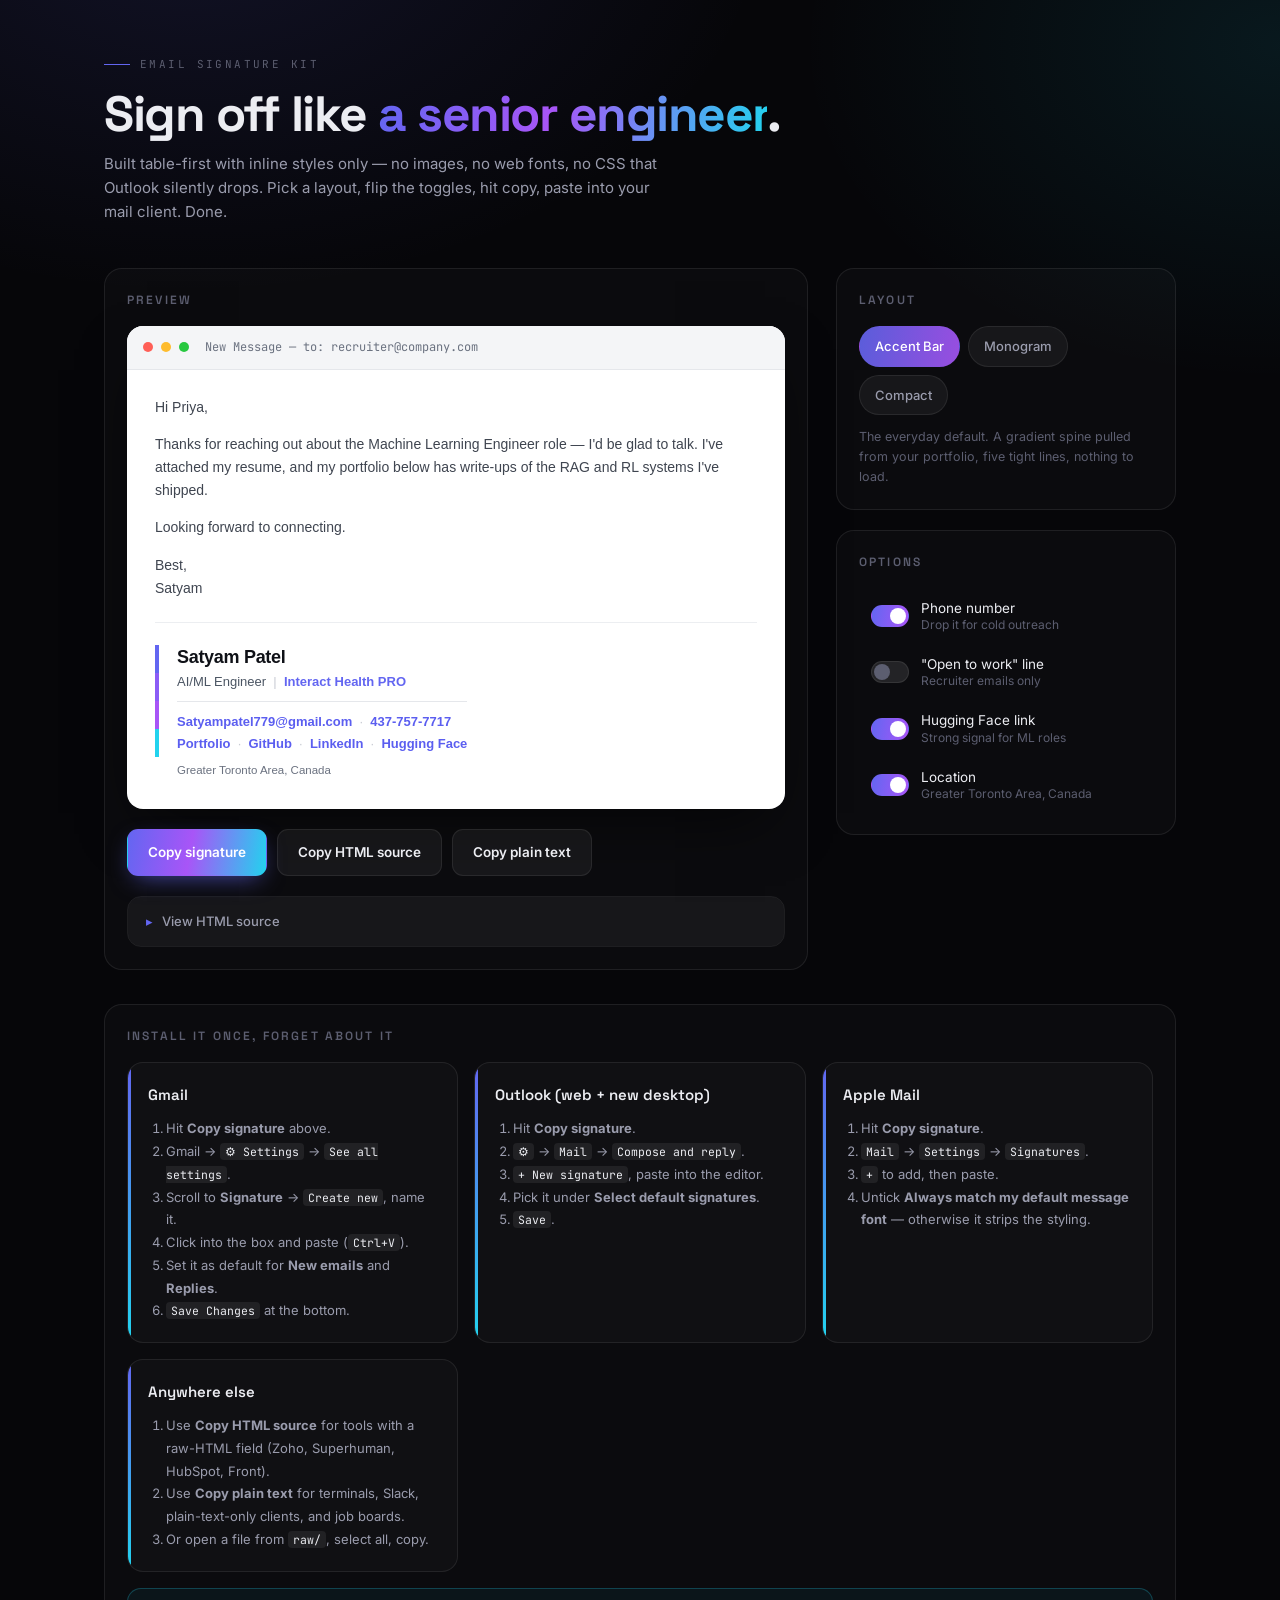
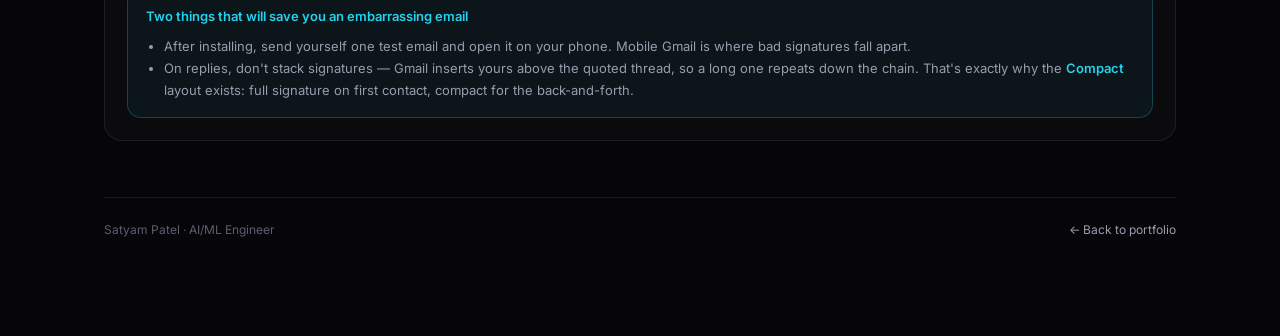
<file: email-signature/index.html>
<!DOCTYPE html>
<html lang="en">
<head>
<meta charset="utf-8" />
<meta name="viewport" content="width=device-width, initial-scale=1" />
<meta name="robots" content="noindex, nofollow" />
<title>Email Signature — Satyam Patel</title>
<link rel="preconnect" href="https://fonts.googleapis.com" />
<link rel="preconnect" href="https://fonts.gstatic.com" crossorigin />
<link href="https://fonts.googleapis.com/css2?family=Space+Grotesk:wght@400;500;600;700&family=Inter:wght@300;400;500;600&family=JetBrains+Mono:wght@400;500&display=swap" rel="stylesheet" />
<style>
  :root{
    --bg:#060609; --bg-soft:#0b0b12;
    --surface:rgba(255,255,255,.025); --surface-2:rgba(255,255,255,.05);
    --border:rgba(255,255,255,.08); --border-bright:rgba(255,255,255,.16);
    --text:#ecedf2; --dim:#9a9cad; --faint:#5c5e70;
    --c1:#6366f1; --c2:#a855f7; --c3:#22d3ee; --c4:#f472b6;
    --grad:linear-gradient(100deg,var(--c1),var(--c2) 45%,var(--c3));
    --ease:cubic-bezier(.16,1,.3,1);
  }
  *{margin:0;padding:0;box-sizing:border-box}
  body{
    background:var(--bg); color:var(--text);
    font-family:"Inter",system-ui,sans-serif; font-size:16px; line-height:1.6;
    -webkit-font-smoothing:antialiased; min-height:100vh;
    background-image:
      radial-gradient(60rem 40rem at 15% -10%, rgba(99,102,241,.13), transparent 60%),
      radial-gradient(50rem 35rem at 100% 5%, rgba(34,211,238,.09), transparent 60%);
    background-attachment:fixed;
  }
  .wrap{max-width:1120px;margin:0 auto;padding:56px 24px 96px}

  /* ─── header ─── */
  .eyebrow{
    font-family:"JetBrains Mono",monospace; font-size:11px; letter-spacing:.22em;
    text-transform:uppercase; color:var(--faint); display:flex; align-items:center; gap:10px;
  }
  .eyebrow::before{content:"";width:26px;height:1px;background:var(--c1)}
  h1{
    font-family:"Space Grotesk",sans-serif; font-weight:700; letter-spacing:-.03em;
    font-size:clamp(2rem,5vw,3.1rem); line-height:1.05; margin:14px 0 12px;
  }
  h1 em{
    font-style:normal;
    background:var(--grad); -webkit-background-clip:text; background-clip:text; color:transparent;
  }
  .lede{color:var(--dim);max-width:64ch;font-size:15px}

  /* ─── layout ─── */
  .grid{display:grid;grid-template-columns:minmax(0,1fr) 340px;gap:28px;margin-top:44px;align-items:start}
  @media (max-width:920px){.grid{grid-template-columns:1fr}}

  .panel{
    background:var(--surface); border:1px solid var(--border);
    border-radius:18px; padding:22px;
  }
  .panel + .panel{margin-top:20px}
  .panel h2{
    font-family:"Space Grotesk",sans-serif; font-size:12px; font-weight:600;
    letter-spacing:.18em; text-transform:uppercase; color:var(--faint); margin-bottom:16px;
  }

  /* ─── variant tabs ─── */
  .tabs{display:flex;flex-wrap:wrap;gap:8px}
  .tab{
    font:inherit; font-size:13px; font-weight:500; cursor:pointer;
    background:var(--surface-2); border:1px solid var(--border); color:var(--dim);
    padding:9px 15px; border-radius:999px; transition:all .25s var(--ease);
  }
  .tab:hover{border-color:var(--border-bright);color:var(--text)}
  .tab[aria-selected="true"]{
    background:linear-gradient(100deg,rgba(99,102,241,.9),rgba(168,85,247,.9));
    border-color:transparent; color:#fff;
  }
  .tab-note{margin-top:12px;font-size:12.5px;color:var(--faint);min-height:2.6em}

  /* ─── toggles ─── */
  .opts{display:flex;flex-direction:column;gap:2px}
  .opt{
    display:flex;align-items:center;gap:12px;cursor:pointer;
    padding:10px 12px;border-radius:11px;transition:background .2s var(--ease);
  }
  .opt:hover{background:var(--surface-2)}
  .opt input{position:absolute;opacity:0;pointer-events:none}
  .switch{
    flex:none;width:38px;height:22px;border-radius:999px;
    background:rgba(255,255,255,.1);border:1px solid var(--border);
    position:relative;transition:all .3s var(--ease);
  }
  .switch::after{
    content:"";position:absolute;top:2px;left:2px;width:16px;height:16px;border-radius:50%;
    background:var(--faint);transition:all .3s var(--ease);
  }
  .opt input:checked + .switch{background:linear-gradient(100deg,var(--c1),var(--c2));border-color:transparent}
  .opt input:checked + .switch::after{transform:translateX(16px);background:#fff}
  .opt input:focus-visible + .switch{outline:2px solid var(--c3);outline-offset:2px}
  .opt-label{font-size:13.5px;line-height:1.35}
  .opt-label small{display:block;color:var(--faint);font-size:12px}

  /* ─── email preview ─── */
  .mail{
    background:#fff;border-radius:16px;overflow:hidden;
    box-shadow:0 24px 60px -20px rgba(0,0,0,.7);
  }
  .mail__bar{
    display:flex;align-items:center;gap:8px;padding:12px 16px;
    background:#f4f5f7;border-bottom:1px solid #e5e7eb;
  }
  .dot{width:10px;height:10px;border-radius:50%;background:#d6d9de}
  .dot:nth-child(1){background:#ff5f57}.dot:nth-child(2){background:#febc2e}.dot:nth-child(3){background:#28c840}
  .mail__from{
    margin-left:8px;font-size:12px;color:#6b7280;
    font-family:"JetBrains Mono",monospace;
  }
  .mail__body{padding:26px 28px 30px;color:#111}
  .mail__msg{
    font-family:Arial,Helvetica,sans-serif;font-size:14px;line-height:1.65;color:#3f4550;
  }
  .mail__msg p{margin:0 0 14px}
  .mail__rule{height:1px;background:#eceef1;margin:22px 0}
  #preview{overflow-x:auto}

  /* ─── buttons ─── */
  .btns{display:flex;flex-wrap:wrap;gap:10px;margin-top:20px}
  .btn{
    font:inherit;font-size:13.5px;font-weight:600;cursor:pointer;
    padding:12px 20px;border-radius:11px;border:1px solid transparent;
    display:inline-flex;align-items:center;gap:8px;
    transition:transform .25s var(--ease),box-shadow .25s var(--ease),background .25s var(--ease);
  }
  .btn:active{transform:scale(.97)}
  .btn--primary{background:var(--grad);color:#fff;box-shadow:0 8px 24px -8px rgba(99,102,241,.7)}
  .btn--primary:hover{box-shadow:0 12px 30px -8px rgba(99,102,241,.9)}
  .btn--ghost{background:var(--surface-2);border-color:var(--border);color:var(--text)}
  .btn--ghost:hover{border-color:var(--border-bright)}
  .btn.is-done{background:#16a34a!important;box-shadow:none!important}

  /* ─── source ─── */
  details.src{margin-top:20px;border:1px solid var(--border);border-radius:14px;overflow:hidden}
  details.src summary{
    cursor:pointer;padding:14px 18px;font-size:13px;font-weight:500;color:var(--dim);
    background:var(--surface-2);list-style:none;display:flex;align-items:center;gap:9px;
  }
  details.src summary::-webkit-details-marker{display:none}
  details.src summary::before{content:"▸";transition:transform .25s var(--ease);color:var(--c1)}
  details.src[open] summary::before{transform:rotate(90deg)}
  details.src pre{
    margin:0;padding:18px;max-height:340px;overflow:auto;
    font-family:"JetBrains Mono",monospace;font-size:11.5px;line-height:1.7;
    color:#a9c6ef;background:#08080d;white-space:pre-wrap;word-break:break-word;
  }

  /* ─── how-to ─── */
  .howto{margin-top:34px}
  .steps{display:grid;grid-template-columns:repeat(auto-fit,minmax(260px,1fr));gap:16px}
  .step{
    background:var(--surface);border:1px solid var(--border);border-radius:16px;padding:20px;
    position:relative;overflow:hidden;
  }
  .step::before{
    content:"";position:absolute;inset:0 auto 0 0;width:3px;
    background:linear-gradient(180deg,var(--c1),var(--c3));
  }
  .step h3{
    font-family:"Space Grotesk",sans-serif;font-size:15px;font-weight:600;margin-bottom:10px;
    display:flex;align-items:center;gap:8px;
  }
  .step ol{margin:0;padding-left:18px;font-size:13px;color:var(--dim);line-height:1.75}
  .step ol code{
    font-family:"JetBrains Mono",monospace;font-size:11.5px;
    background:rgba(255,255,255,.07);padding:1px 5px;border-radius:4px;color:var(--text);
  }
  .tipbox{
    margin-top:16px;border:1px solid rgba(34,211,238,.25);background:rgba(34,211,238,.05);
    border-radius:14px;padding:16px 18px;font-size:13px;color:var(--dim);line-height:1.7;
  }
  .tipbox b{color:var(--c3);font-weight:600}
  .tipbox ul{margin:8px 0 0;padding-left:18px}

  footer{
    margin-top:56px;padding-top:22px;border-top:1px solid var(--border);
    font-size:12px;color:var(--faint);display:flex;justify-content:space-between;gap:16px;flex-wrap:wrap;
  }
  footer a{color:var(--dim);text-decoration:none}
  footer a:hover{color:var(--c3)}

  /* live region for copy feedback */
  .sr{position:absolute;width:1px;height:1px;overflow:hidden;clip:rect(0 0 0 0);white-space:nowrap}
</style>
</head>
<body>
<div class="wrap">

  <header>
    <div class="eyebrow">Email Signature Kit</div>
    <h1>Sign off like <em>a senior engineer</em>.</h1>
    <p class="lede">
      Built table-first with inline styles only — no images, no web fonts, no CSS that Outlook
      silently drops. Pick a layout, flip the toggles, hit copy, paste into your mail client. Done.
    </p>
  </header>

  <div class="grid">

    <!-- ══ LEFT: preview ══ -->
    <main>
      <div class="panel">
        <h2>Preview</h2>
        <div class="mail">
          <div class="mail__bar">
            <span class="dot"></span><span class="dot"></span><span class="dot"></span>
            <span class="mail__from">New Message — to: recruiter@company.com</span>
          </div>
          <div class="mail__body">
            <div class="mail__msg">
              <p>Hi Priya,</p>
              <p>Thanks for reaching out about the Machine Learning Engineer role — I'd be glad to
                talk. I've attached my resume, and my portfolio below has write-ups of the RAG and
                RL systems I've shipped.</p>
              <p>Looking forward to connecting.</p>
              <p>Best,<br />Satyam</p>
            </div>
            <div class="mail__rule"></div>
            <div id="preview"></div>
          </div>
        </div>

        <div class="btns">
          <button class="btn btn--primary" id="copyRich" type="button">Copy signature</button>
          <button class="btn btn--ghost" id="copyHtml" type="button">Copy HTML source</button>
          <button class="btn btn--ghost" id="copyText" type="button">Copy plain text</button>
        </div>

        <details class="src">
          <summary>View HTML source</summary>
          <pre id="source"></pre>
        </details>
      </div>
    </main>

    <!-- ══ RIGHT: controls ══ -->
    <aside>
      <div class="panel">
        <h2>Layout</h2>
        <div class="tabs" role="tablist" id="tabs"></div>
        <p class="tab-note" id="tabNote"></p>
      </div>

      <div class="panel">
        <h2>Options</h2>
        <div class="opts">
          <label class="opt">
            <input type="checkbox" id="optPhone" checked />
            <span class="switch" aria-hidden="true"></span>
            <span class="opt-label">Phone number<small>Drop it for cold outreach</small></span>
          </label>
          <label class="opt">
            <input type="checkbox" id="optOpen" />
            <span class="switch" aria-hidden="true"></span>
            <span class="opt-label">"Open to work" line<small>Recruiter emails only</small></span>
          </label>
          <label class="opt">
            <input type="checkbox" id="optHF" checked />
            <span class="switch" aria-hidden="true"></span>
            <span class="opt-label">Hugging Face link<small>Strong signal for ML roles</small></span>
          </label>
          <label class="opt">
            <input type="checkbox" id="optLoc" checked />
            <span class="switch" aria-hidden="true"></span>
            <span class="opt-label">Location<small>Greater Toronto Area, Canada</small></span>
          </label>
        </div>
      </div>
    </aside>
  </div>

  <!-- ══ HOW TO INSTALL ══ -->
  <section class="howto">
    <div class="panel">
      <h2>Install it once, forget about it</h2>
      <div class="steps">
        <div class="step">
          <h3>Gmail</h3>
          <ol>
            <li>Hit <b>Copy signature</b> above.</li>
            <li>Gmail → <code>⚙ Settings</code> → <code>See all settings</code>.</li>
            <li>Scroll to <b>Signature</b> → <code>Create new</code>, name it.</li>
            <li>Click into the box and paste (<code>Ctrl+V</code>).</li>
            <li>Set it as default for <b>New emails</b> and <b>Replies</b>.</li>
            <li><code>Save Changes</code> at the bottom.</li>
          </ol>
        </div>
        <div class="step">
          <h3>Outlook (web + new desktop)</h3>
          <ol>
            <li>Hit <b>Copy signature</b>.</li>
            <li><code>⚙</code> → <code>Mail</code> → <code>Compose and reply</code>.</li>
            <li><code>+ New signature</code>, paste into the editor.</li>
            <li>Pick it under <b>Select default signatures</b>.</li>
            <li><code>Save</code>.</li>
          </ol>
        </div>
        <div class="step">
          <h3>Apple Mail</h3>
          <ol>
            <li>Hit <b>Copy signature</b>.</li>
            <li><code>Mail</code> → <code>Settings</code> → <code>Signatures</code>.</li>
            <li><code>+</code> to add, then paste.</li>
            <li>Untick <b>Always match my default message font</b> — otherwise it strips the styling.</li>
          </ol>
        </div>
        <div class="step">
          <h3>Anywhere else</h3>
          <ol>
            <li>Use <b>Copy HTML source</b> for tools with a raw-HTML field (Zoho, Superhuman, HubSpot, Front).</li>
            <li>Use <b>Copy plain text</b> for terminals, Slack, plain-text-only clients, and job boards.</li>
            <li>Or open a file from <code>raw/</code>, select all, copy.</li>
          </ol>
        </div>
      </div>

      <div class="tipbox">
        <b>Two things that will save you an embarrassing email</b>
        <ul>
          <li>After installing, send yourself one test email and open it on your phone. Mobile Gmail is where bad signatures fall apart.</li>
          <li>On replies, don't stack signatures — Gmail inserts yours above the quoted thread, so a long one repeats down the chain. That's exactly why the <b>Compact</b> layout exists: full signature on first contact, compact for the back-and-forth.</li>
        </ul>
      </div>
    </div>
  </section>

  <footer>
    <span>Satyam Patel · AI/ML Engineer</span>
    <span><a href="../index.html">← Back to portfolio</a></span>
  </footer>
</div>

<p class="sr" role="status" aria-live="polite" id="live"></p>

<script>
/* ══════════════════════════════════════════════════════════════
   DATA
   ══════════════════════════════════════════════════════════════ */
const D = {
  name:      "Satyam Patel",
  role:      "AI/ML Engineer",
  company:   "Interact Health PRO",
  email:     "Satyampatel779@gmail.com",
  phone:     "437-757-7717",
  phoneHref: "+14377577717",
  location:  "Greater Toronto Area, Canada",
  openTo:    "Open to AI/ML Engineer roles",
  links: {
    portfolio: "https://satyampatel779.github.io/PortFolio/",
    github:    "https://github.com/Satyampatel779/",
    linkedin:  "https://www.linkedin.com/in/satyampatel779/",
    hf:        "https://huggingface.co/Satyamp777"
  }
};

/* Email-safe palette. Light surface on purpose: dark signature blocks
   get inverted or smeared by client dark-mode engines. */
const C = {
  ink:   "#0f1117",
  body:  "#4b5563",
  muted: "#6b7280",
  faint: "#c8cbd3",
  rule:  "#e5e7eb",
  link:  "#5b5ef0",
  a1:"#6366f1", a2:"#8b5cf6", a3:"#a855f7", a4:"#22d3ee"
};

const FONT = "-apple-system,'Segoe UI',Roboto,'Helvetica Neue',Arial,sans-serif";

/* ══════════════════════════════════════════════════════════════
   BUILDING BLOCKS — every one is table + inline-style only
   ══════════════════════════════════════════════════════════════ */

/* link with colour locked inline; clients repaint bare <a> tags otherwise */
const link = (href, text, opt = {}) =>
  '<a href="' + href + '"' + (href.startsWith("http") ? ' target="_blank" rel="noopener"' : '') +
  ' style="color:' + (opt.color || C.link) + ';text-decoration:none;font-weight:' +
  (opt.weight || 600) + ';">' + text + '</a>';

/* bullet separator — padded with nbsp because <span> padding is unreliable */
const sep = '<span style="color:' + C.faint + ';">&nbsp;&nbsp;·&nbsp;&nbsp;</span>';

/* vertical brand bar: four stacked cells fake the gradient. A real
   linear-gradient() renders in Gmail but is dropped by Outlook. */
function bar(h) {
  const seg = Math.round(h / 4);
  const cell = c =>
    '<tr><td width="4" height="' + seg + '" style="width:4px;height:' + seg + 'px;' +
    'background-color:' + c + ';font-size:0;line-height:0;mso-line-height-rule:exactly;">&nbsp;</td></tr>';
  return '<table cellpadding="0" cellspacing="0" border="0" role="presentation" ' +
    'style="border-collapse:collapse;border-spacing:0;width:4px;">' +
    cell(C.a1) + cell(C.a2) + cell(C.a3) + cell(C.a4) + '</table>';
}

/* horizontal brand rule, same trick */
function rule(width) {
  const seg = Math.round(width / 4);
  const cell = c =>
    '<td width="' + seg + '" height="3" style="width:' + seg + 'px;height:3px;' +
    'background-color:' + c + ';font-size:0;line-height:0;mso-line-height-rule:exactly;">&nbsp;</td>';
  return '<table cellpadding="0" cellspacing="0" border="0" role="presentation" ' +
    'style="border-collapse:collapse;border-spacing:0;"><tr>' +
    cell(C.a1) + cell(C.a2) + cell(C.a3) + cell(C.a4) + '</tr></table>';
}

const hairline =
  '<table cellpadding="0" cellspacing="0" border="0" role="presentation" width="100%" ' +
  'style="border-collapse:collapse;border-spacing:0;width:100%;"><tr>' +
  '<td height="1" style="height:1px;background-color:' + C.rule +
  ';font-size:0;line-height:0;mso-line-height-rule:exactly;">&nbsp;</td></tr></table>';

const spacer = px =>
  '<div style="font-size:0;line-height:0;height:' + px + 'px;mso-line-height-rule:exactly;">&nbsp;</div>';

/* ── shared text rows ───────────────────────────────────────── */

const nameRow = size =>
  '<div style="font-family:' + FONT + ';font-size:' + size + 'px;line-height:' + (size + 6) +
  'px;font-weight:700;letter-spacing:-0.3px;color:' + C.ink + ';mso-line-height-rule:exactly;">' +
  D.name + '</div>';

const roleRow = () =>
  '<div style="font-family:' + FONT + ';font-size:13px;line-height:19px;color:' + C.body +
  ';padding-top:3px;mso-line-height-rule:exactly;">' + D.role +
  '<span style="color:' + C.faint + ';">&nbsp;&nbsp;|&nbsp;&nbsp;</span>' +
  '<span style="color:' + C.a1 + ';font-weight:600;">' + D.company + '</span></div>';

function contactRow(o) {
  let s = link("mailto:" + D.email, D.email);
  if (o.phone) s += sep + link("tel:" + D.phoneHref, D.phone);
  return '<div style="font-family:' + FONT + ';font-size:13px;line-height:20px;' +
    'mso-line-height-rule:exactly;">' + s + '</div>';
}

function linksRow(o) {
  const parts = [
    link(D.links.portfolio, "Portfolio"),
    link(D.links.github, "GitHub"),
    link(D.links.linkedin, "LinkedIn")
  ];
  if (o.hf) parts.push(link(D.links.hf, "Hugging&nbsp;Face"));
  return '<div style="font-family:' + FONT + ';font-size:13px;line-height:20px;padding-top:2px;' +
    'mso-line-height-rule:exactly;">' + parts.join(sep) + '</div>';
}

function metaRow(o) {
  const bits = [];
  if (o.loc) bits.push(D.location);
  if (o.open) bits.push('<span style="color:#16a34a;font-weight:600;">' + D.openTo + '</span>');
  if (!bits.length) return "";
  return spacer(8) +
    '<div style="font-family:' + FONT + ';font-size:11.5px;line-height:17px;color:' + C.muted +
    ';mso-line-height-rule:exactly;">' +
    bits.join('<span style="color:' + C.faint + ';">&nbsp;&nbsp;·&nbsp;&nbsp;</span>') + '</div>';
}

/* ══════════════════════════════════════════════════════════════
   LAYOUTS
   ══════════════════════════════════════════════════════════════ */
const VARIANTS = {

  /* ── 1. Accent bar — the default. Gradient spine, five tight lines. ── */
  accent: {
    label: "Accent Bar",
    note: "The everyday default. A gradient spine pulled from your portfolio, five tight lines, nothing to load.",
    build(o) {
      const body =
        nameRow(18) + roleRow() +
        spacer(10) + hairline + spacer(10) +
        contactRow(o) + linksRow(o) + metaRow(o);

      return '<table cellpadding="0" cellspacing="0" border="0" role="presentation" ' +
        'style="border-collapse:collapse;border-spacing:0;font-family:' + FONT + ';"><tr>' +
        '<td width="4" valign="top" style="width:4px;padding:0;">' + bar(112) + '</td>' +
        '<td width="18" style="width:18px;font-size:0;line-height:0;">&nbsp;</td>' +
        '<td valign="top" style="padding:0;">' + body + '</td>' +
        '</tr></table>';
    }
  },

  /* ── 2. Monogram — SP tile. Built from a table cell, not an image. ── */
  monogram: {
    label: "Monogram",
    note: "An SP tile built from a coloured table cell — no image to be blocked. Rounded in Gmail and Apple Mail, square in Outlook, sharp in both.",
    build(o) {
      const tile =
        '<table cellpadding="0" cellspacing="0" border="0" role="presentation" ' +
        'style="border-collapse:collapse;border-spacing:0;"><tr>' +
        '<td width="52" height="52" align="center" valign="middle" bgcolor="' + C.a1 + '" ' +
        'style="width:52px;height:52px;background-color:' + C.a1 + ';border-radius:13px;' +
        'font-family:' + FONT + ';font-size:20px;line-height:52px;font-weight:700;' +
        'letter-spacing:.5px;color:#ffffff;mso-line-height-rule:exactly;">SP</td>' +
        '</tr></table>';

      const body =
        nameRow(18) + roleRow() + spacer(9) +
        contactRow(o) + linksRow(o) + metaRow(o);

      return '<table cellpadding="0" cellspacing="0" border="0" role="presentation" ' +
        'style="border-collapse:collapse;border-spacing:0;font-family:' + FONT + ';"><tr>' +
        '<td width="52" valign="top" style="width:52px;padding:0;">' + tile + '</td>' +
        '<td width="16" style="width:16px;font-size:0;line-height:0;">&nbsp;</td>' +
        '<td width="1" valign="top" style="width:1px;padding:0;">' + bar(104) + '</td>' +
        '<td width="16" style="width:16px;font-size:0;line-height:0;">&nbsp;</td>' +
        '<td valign="top" style="padding:0;">' + body + '</td>' +
        '</tr></table>';
    }
  },

  /* ── 3. Compact — for replies, so threads don't turn into a wall. ── */
  compact: {
    label: "Compact",
    note: "Three lines under a thin gradient rule. Use this on replies so a long thread doesn't fill up with repeated signatures.",
    build(o) {
      let l2 = link("mailto:" + D.email, D.email);
      if (o.phone) l2 += sep + link("tel:" + D.phoneHref, D.phone);

      const l3parts = [
        link(D.links.portfolio, "Portfolio"),
        link(D.links.github, "GitHub"),
        link(D.links.linkedin, "LinkedIn")
      ];
      if (o.hf) l3parts.push(link(D.links.hf, "Hugging&nbsp;Face"));

      return '<table cellpadding="0" cellspacing="0" border="0" role="presentation" ' +
        'style="border-collapse:collapse;border-spacing:0;font-family:' + FONT + ';"><tr><td style="padding:0;">' +
        rule(180) + spacer(9) +
        '<div style="font-family:' + FONT + ';font-size:14px;line-height:20px;font-weight:700;' +
        'color:' + C.ink + ';mso-line-height-rule:exactly;">' + D.name +
        '<span style="color:' + C.faint + ';font-weight:400;">&nbsp;&nbsp;—&nbsp;&nbsp;</span>' +
        '<span style="color:' + C.body + ';font-weight:400;">' + D.role + '</span></div>' +
        '<div style="font-family:' + FONT + ';font-size:13px;line-height:20px;padding-top:3px;' +
        'mso-line-height-rule:exactly;">' + l2 + '</div>' +
        '<div style="font-family:' + FONT + ';font-size:13px;line-height:20px;' +
        'mso-line-height-rule:exactly;">' + l3parts.join(sep) + '</div>' +
        metaRow(o) +
        '</td></tr></table>';
    }
  }
};

/* ══════════════════════════════════════════════════════════════
   PLAIN TEXT
   ══════════════════════════════════════════════════════════════ */
function buildText(o) {
  const L = ["--", D.name, D.role + " | " + D.company, ""];
  L.push("Email:     " + D.email);
  if (o.phone) L.push("Phone:     " + D.phone);
  L.push("Portfolio: " + D.links.portfolio);
  L.push("GitHub:    " + D.links.github);
  L.push("LinkedIn:  " + D.links.linkedin);
  if (o.hf) L.push("Hugging Face: " + D.links.hf);
  const tail = [];
  if (o.loc) tail.push(D.location);
  if (o.open) tail.push(D.openTo);
  if (tail.length) { L.push(""); L.push(tail.join(" · ")); }
  return L.join("\n");
}

/* ══════════════════════════════════════════════════════════════
   UI
   ══════════════════════════════════════════════════════════════ */
const $ = id => document.getElementById(id);
let current = "accent";

function opts() {
  return {
    phone: $("optPhone").checked,
    open:  $("optOpen").checked,
    hf:    $("optHF").checked,
    loc:   $("optLoc").checked
  };
}

/* readable indentation for the source view — the copied HTML stays minified */
function pretty(html) {
  return html
    .replace(/></g, ">\n<")
    .split("\n")
    .reduce((acc, line) => {
      if (/^<\/(table|tr|td|div)/.test(line)) acc.depth = Math.max(0, acc.depth - 1);
      acc.out.push("  ".repeat(acc.depth) + line);
      if (/^<(table|tr|td|div)(?![^>]*\/>)/.test(line) && !/<\/[a-z]+>$/.test(line)) acc.depth++;
      return acc;
    }, { depth: 0, out: [] }).out.join("\n");
}

function render() {
  const o = opts();
  const html = VARIANTS[current].build(o);
  $("preview").innerHTML = html;
  $("source").textContent = pretty(html);
  $("tabNote").textContent = VARIANTS[current].note;
  document.querySelectorAll(".tab").forEach(t =>
    t.setAttribute("aria-selected", String(t.dataset.k === current)));
}

/* rich copy: ClipboardItem where available, DOM-selection fallback everywhere else */
async function copyRich(html, text) {
  try {
    await navigator.clipboard.write([new ClipboardItem({
      "text/html":  new Blob([html], { type: "text/html" }),
      "text/plain": new Blob([text], { type: "text/plain" })
    })]);
    return true;
  } catch (e) {
    const host = document.createElement("div");
    host.setAttribute("contenteditable", "true");
    host.style.cssText = "position:fixed;top:0;left:-9999px;opacity:0;white-space:normal;";
    host.innerHTML = html;
    document.body.appendChild(host);
    const range = document.createRange();
    range.selectNodeContents(host);
    const selection = window.getSelection();
    selection.removeAllRanges();
    selection.addRange(range);
    let ok = false;
    try { ok = document.execCommand("copy"); } catch (_) { ok = false; }
    selection.removeAllRanges();
    host.remove();
    return ok;
  }
}

async function copyPlain(str) {
  try { await navigator.clipboard.writeText(str); return true; }
  catch (e) {
    const ta = document.createElement("textarea");
    ta.value = str;
    ta.style.cssText = "position:fixed;top:0;left:-9999px;";
    document.body.appendChild(ta);
    ta.select();
    let ok = false;
    try { ok = document.execCommand("copy"); } catch (_) { ok = false; }
    ta.remove();
    return ok;
  }
}

function flash(btn, ok) {
  const original = btn.dataset.label || btn.textContent;
  btn.dataset.label = original;
  btn.textContent = ok ? "✓ Copied" : "Press Ctrl+C";
  btn.classList.toggle("is-done", ok);
  $("live").textContent = ok ? "Copied to clipboard" : "Copy failed — select manually";
  clearTimeout(btn._t);
  btn._t = setTimeout(() => {
    btn.textContent = original;
    btn.classList.remove("is-done");
  }, 1900);
}

/* build tabs */
$("tabs").innerHTML = Object.entries(VARIANTS).map(([k, v]) =>
  '<button class="tab" role="tab" type="button" data-k="' + k + '">' + v.label + '</button>'
).join("");

$("tabs").addEventListener("click", e => {
  const t = e.target.closest(".tab");
  if (!t) return;
  current = t.dataset.k;
  render();
});

["optPhone", "optOpen", "optHF", "optLoc"].forEach(id =>
  $(id).addEventListener("change", render));

$("copyRich").addEventListener("click", async e => {
  const o = opts();
  flash(e.currentTarget, await copyRich(VARIANTS[current].build(o), buildText(o)));
});
$("copyHtml").addEventListener("click", async e => {
  flash(e.currentTarget, await copyPlain(VARIANTS[current].build(opts())));
});
$("copyText").addEventListener("click", async e => {
  flash(e.currentTarget, await copyPlain(buildText(opts())));
});

render();
</script>
</body>
</html>
</file>
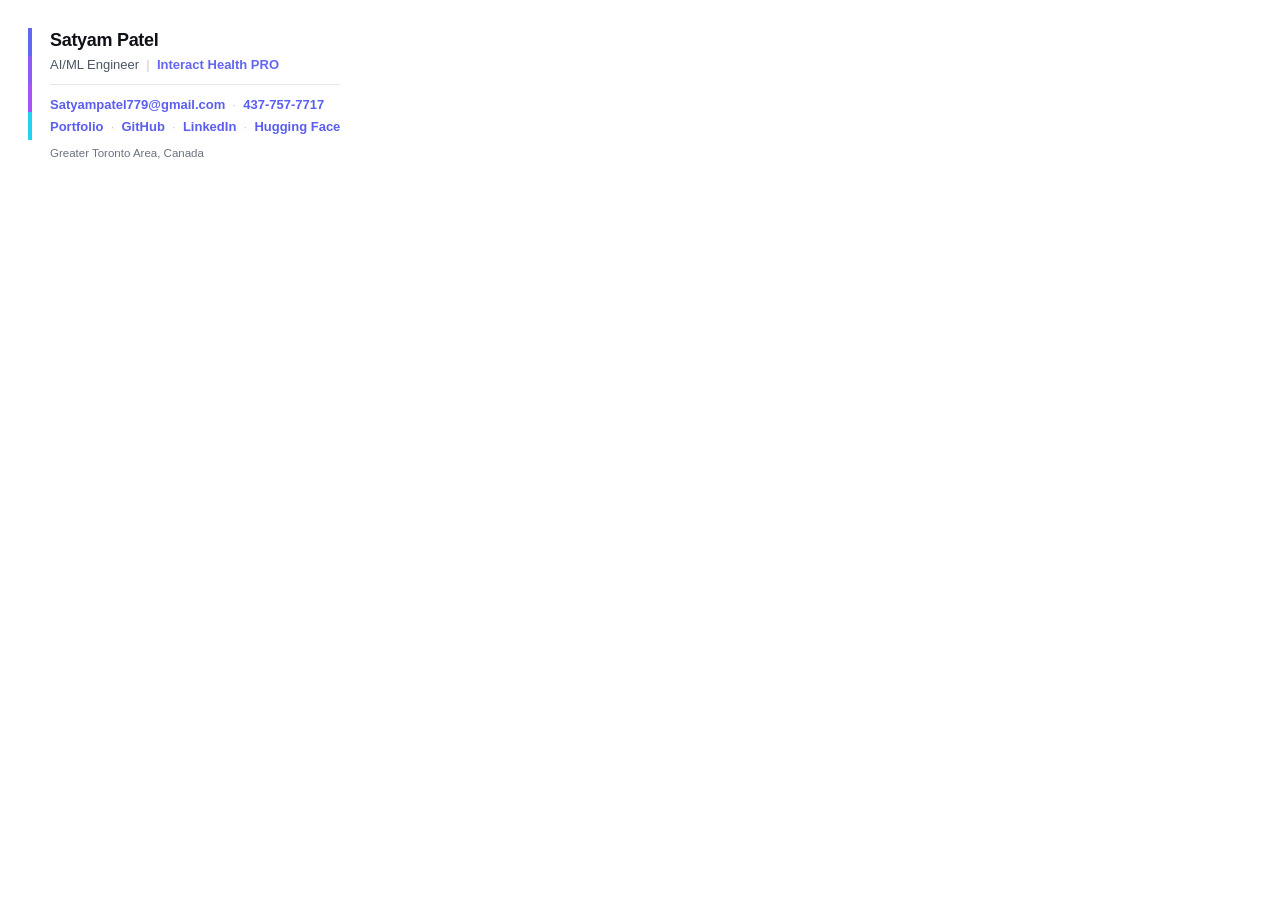
<file: email-signature/raw/accent.html>
<!DOCTYPE html>
<html lang="en">
<head>
<meta charset="utf-8" />
<meta name="robots" content="noindex, nofollow" />
<title>Satyam Patel — Accent Bar signature</title>
</head>
<!--
  ACCENT BAR SIGNATURE — standalone fallback copy.

  The everyday default. A gradient spine pulled from your portfolio, five tight lines, nothing to load.

  HOW TO USE
    1. Open this file in a browser.
    2. Ctrl+A then Ctrl+C. This page holds nothing but the signature,
       so select-all copies exactly what you want and nothing else.
    3. Paste into your mail client's signature editor.

  Prefer ../index.html — it has one-click copy, layout switching and toggles.
  This file is generated from that builder; edit the builder, not this.
-->
<body style="margin:0;padding:28px;background:#ffffff;">
<table cellpadding="0" cellspacing="0" border="0" role="presentation" style="border-collapse:collapse;border-spacing:0;font-family:-apple-system,'Segoe UI',Roboto,'Helvetica Neue',Arial,sans-serif;"><tr><td width="4" valign="top" style="width:4px;padding:0;"><table cellpadding="0" cellspacing="0" border="0" role="presentation" style="border-collapse:collapse;border-spacing:0;width:4px;"><tr><td width="4" height="28" style="width:4px;height:28px;background-color:#6366f1;font-size:0;line-height:0;mso-line-height-rule:exactly;">&nbsp;</td></tr><tr><td width="4" height="28" style="width:4px;height:28px;background-color:#8b5cf6;font-size:0;line-height:0;mso-line-height-rule:exactly;">&nbsp;</td></tr><tr><td width="4" height="28" style="width:4px;height:28px;background-color:#a855f7;font-size:0;line-height:0;mso-line-height-rule:exactly;">&nbsp;</td></tr><tr><td width="4" height="28" style="width:4px;height:28px;background-color:#22d3ee;font-size:0;line-height:0;mso-line-height-rule:exactly;">&nbsp;</td></tr></table></td><td width="18" style="width:18px;font-size:0;line-height:0;">&nbsp;</td><td valign="top" style="padding:0;"><div style="font-family:-apple-system,'Segoe UI',Roboto,'Helvetica Neue',Arial,sans-serif;font-size:18px;line-height:24px;font-weight:700;letter-spacing:-0.3px;color:#0f1117;mso-line-height-rule:exactly;">Satyam Patel</div><div style="font-family:-apple-system,'Segoe UI',Roboto,'Helvetica Neue',Arial,sans-serif;font-size:13px;line-height:19px;color:#4b5563;padding-top:3px;mso-line-height-rule:exactly;">AI/ML Engineer<span style="color:#c8cbd3;">&nbsp;&nbsp;|&nbsp;&nbsp;</span><span style="color:#6366f1;font-weight:600;">Interact Health PRO</span></div><div style="font-size:0;line-height:0;height:10px;mso-line-height-rule:exactly;">&nbsp;</div><table cellpadding="0" cellspacing="0" border="0" role="presentation" width="100%" style="border-collapse:collapse;border-spacing:0;width:100%;"><tr><td height="1" style="height:1px;background-color:#e5e7eb;font-size:0;line-height:0;mso-line-height-rule:exactly;">&nbsp;</td></tr></table><div style="font-size:0;line-height:0;height:10px;mso-line-height-rule:exactly;">&nbsp;</div><div style="font-family:-apple-system,'Segoe UI',Roboto,'Helvetica Neue',Arial,sans-serif;font-size:13px;line-height:20px;mso-line-height-rule:exactly;"><a href="mailto:Satyampatel779@gmail.com" style="color:#5b5ef0;text-decoration:none;font-weight:600;">Satyampatel779@gmail.com</a><span style="color:#c8cbd3;">&nbsp;&nbsp;·&nbsp;&nbsp;</span><a href="tel:+14377577717" style="color:#5b5ef0;text-decoration:none;font-weight:600;">437-757-7717</a></div><div style="font-family:-apple-system,'Segoe UI',Roboto,'Helvetica Neue',Arial,sans-serif;font-size:13px;line-height:20px;padding-top:2px;mso-line-height-rule:exactly;"><a href="https://satyampatel779.github.io/PortFolio/" target="_blank" rel="noopener" style="color:#5b5ef0;text-decoration:none;font-weight:600;">Portfolio</a><span style="color:#c8cbd3;">&nbsp;&nbsp;·&nbsp;&nbsp;</span><a href="https://github.com/Satyampatel779/" target="_blank" rel="noopener" style="color:#5b5ef0;text-decoration:none;font-weight:600;">GitHub</a><span style="color:#c8cbd3;">&nbsp;&nbsp;·&nbsp;&nbsp;</span><a href="https://www.linkedin.com/in/satyampatel779/" target="_blank" rel="noopener" style="color:#5b5ef0;text-decoration:none;font-weight:600;">LinkedIn</a><span style="color:#c8cbd3;">&nbsp;&nbsp;·&nbsp;&nbsp;</span><a href="https://huggingface.co/Satyamp777" target="_blank" rel="noopener" style="color:#5b5ef0;text-decoration:none;font-weight:600;">Hugging&nbsp;Face</a></div><div style="font-size:0;line-height:0;height:8px;mso-line-height-rule:exactly;">&nbsp;</div><div style="font-family:-apple-system,'Segoe UI',Roboto,'Helvetica Neue',Arial,sans-serif;font-size:11.5px;line-height:17px;color:#6b7280;mso-line-height-rule:exactly;">Greater Toronto Area, Canada</div></td></tr></table>
</body>
</html>
</file>
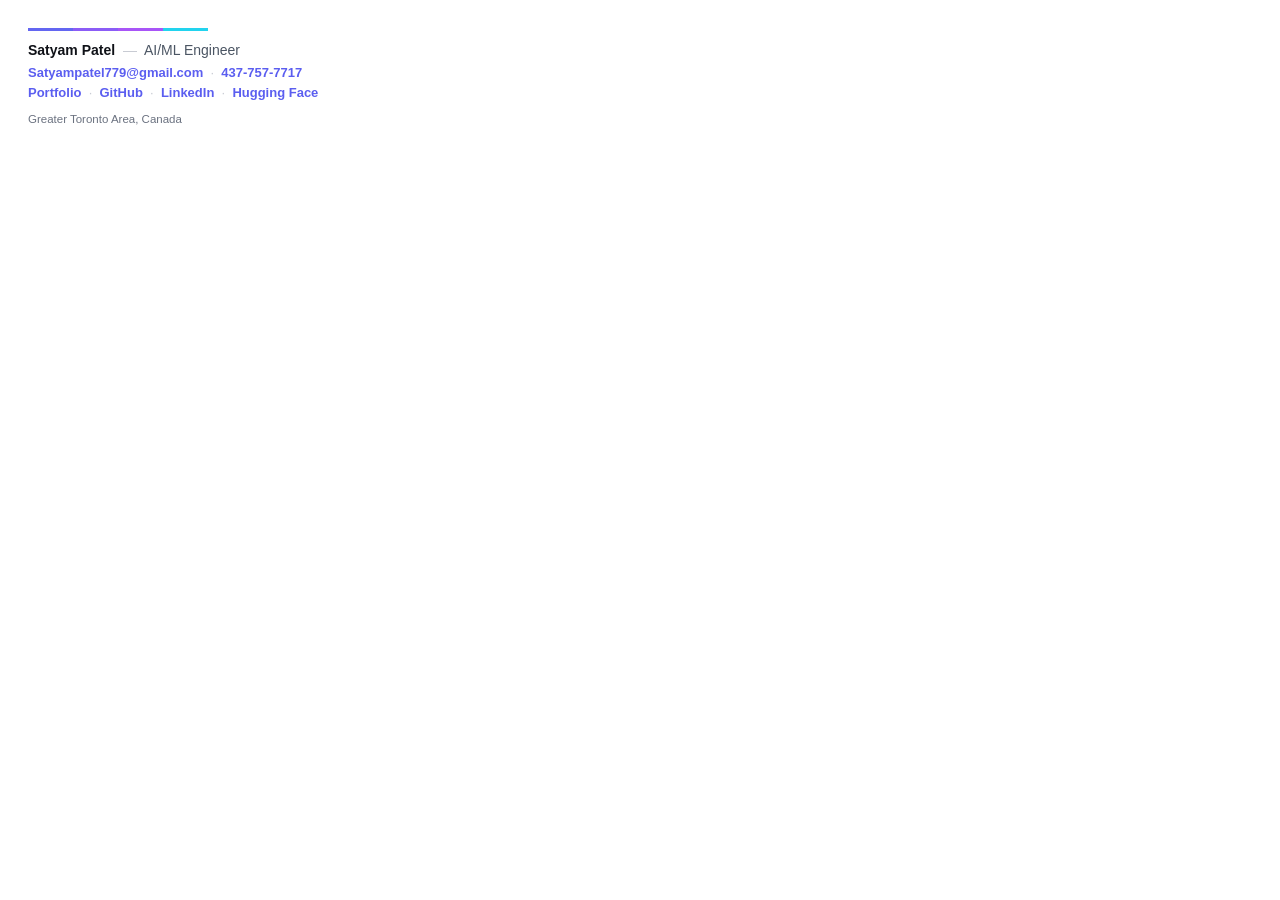
<file: email-signature/raw/compact.html>
<!DOCTYPE html>
<html lang="en">
<head>
<meta charset="utf-8" />
<meta name="robots" content="noindex, nofollow" />
<title>Satyam Patel — Compact signature</title>
</head>
<!--
  COMPACT SIGNATURE — standalone fallback copy.

  Three lines under a thin gradient rule. Use this on replies so a long thread doesn't fill up with repeated signatures.

  HOW TO USE
    1. Open this file in a browser.
    2. Ctrl+A then Ctrl+C. This page holds nothing but the signature,
       so select-all copies exactly what you want and nothing else.
    3. Paste into your mail client's signature editor.

  Prefer ../index.html — it has one-click copy, layout switching and toggles.
  This file is generated from that builder; edit the builder, not this.
-->
<body style="margin:0;padding:28px;background:#ffffff;">
<table cellpadding="0" cellspacing="0" border="0" role="presentation" style="border-collapse:collapse;border-spacing:0;font-family:-apple-system,'Segoe UI',Roboto,'Helvetica Neue',Arial,sans-serif;"><tr><td style="padding:0;"><table cellpadding="0" cellspacing="0" border="0" role="presentation" style="border-collapse:collapse;border-spacing:0;"><tr><td width="45" height="3" style="width:45px;height:3px;background-color:#6366f1;font-size:0;line-height:0;mso-line-height-rule:exactly;">&nbsp;</td><td width="45" height="3" style="width:45px;height:3px;background-color:#8b5cf6;font-size:0;line-height:0;mso-line-height-rule:exactly;">&nbsp;</td><td width="45" height="3" style="width:45px;height:3px;background-color:#a855f7;font-size:0;line-height:0;mso-line-height-rule:exactly;">&nbsp;</td><td width="45" height="3" style="width:45px;height:3px;background-color:#22d3ee;font-size:0;line-height:0;mso-line-height-rule:exactly;">&nbsp;</td></tr></table><div style="font-size:0;line-height:0;height:9px;mso-line-height-rule:exactly;">&nbsp;</div><div style="font-family:-apple-system,'Segoe UI',Roboto,'Helvetica Neue',Arial,sans-serif;font-size:14px;line-height:20px;font-weight:700;color:#0f1117;mso-line-height-rule:exactly;">Satyam Patel<span style="color:#c8cbd3;font-weight:400;">&nbsp;&nbsp;—&nbsp;&nbsp;</span><span style="color:#4b5563;font-weight:400;">AI/ML Engineer</span></div><div style="font-family:-apple-system,'Segoe UI',Roboto,'Helvetica Neue',Arial,sans-serif;font-size:13px;line-height:20px;padding-top:3px;mso-line-height-rule:exactly;"><a href="mailto:Satyampatel779@gmail.com" style="color:#5b5ef0;text-decoration:none;font-weight:600;">Satyampatel779@gmail.com</a><span style="color:#c8cbd3;">&nbsp;&nbsp;·&nbsp;&nbsp;</span><a href="tel:+14377577717" style="color:#5b5ef0;text-decoration:none;font-weight:600;">437-757-7717</a></div><div style="font-family:-apple-system,'Segoe UI',Roboto,'Helvetica Neue',Arial,sans-serif;font-size:13px;line-height:20px;mso-line-height-rule:exactly;"><a href="https://satyampatel779.github.io/PortFolio/" target="_blank" rel="noopener" style="color:#5b5ef0;text-decoration:none;font-weight:600;">Portfolio</a><span style="color:#c8cbd3;">&nbsp;&nbsp;·&nbsp;&nbsp;</span><a href="https://github.com/Satyampatel779/" target="_blank" rel="noopener" style="color:#5b5ef0;text-decoration:none;font-weight:600;">GitHub</a><span style="color:#c8cbd3;">&nbsp;&nbsp;·&nbsp;&nbsp;</span><a href="https://www.linkedin.com/in/satyampatel779/" target="_blank" rel="noopener" style="color:#5b5ef0;text-decoration:none;font-weight:600;">LinkedIn</a><span style="color:#c8cbd3;">&nbsp;&nbsp;·&nbsp;&nbsp;</span><a href="https://huggingface.co/Satyamp777" target="_blank" rel="noopener" style="color:#5b5ef0;text-decoration:none;font-weight:600;">Hugging&nbsp;Face</a></div><div style="font-size:0;line-height:0;height:8px;mso-line-height-rule:exactly;">&nbsp;</div><div style="font-family:-apple-system,'Segoe UI',Roboto,'Helvetica Neue',Arial,sans-serif;font-size:11.5px;line-height:17px;color:#6b7280;mso-line-height-rule:exactly;">Greater Toronto Area, Canada</div></td></tr></table>
</body>
</html>
</file>
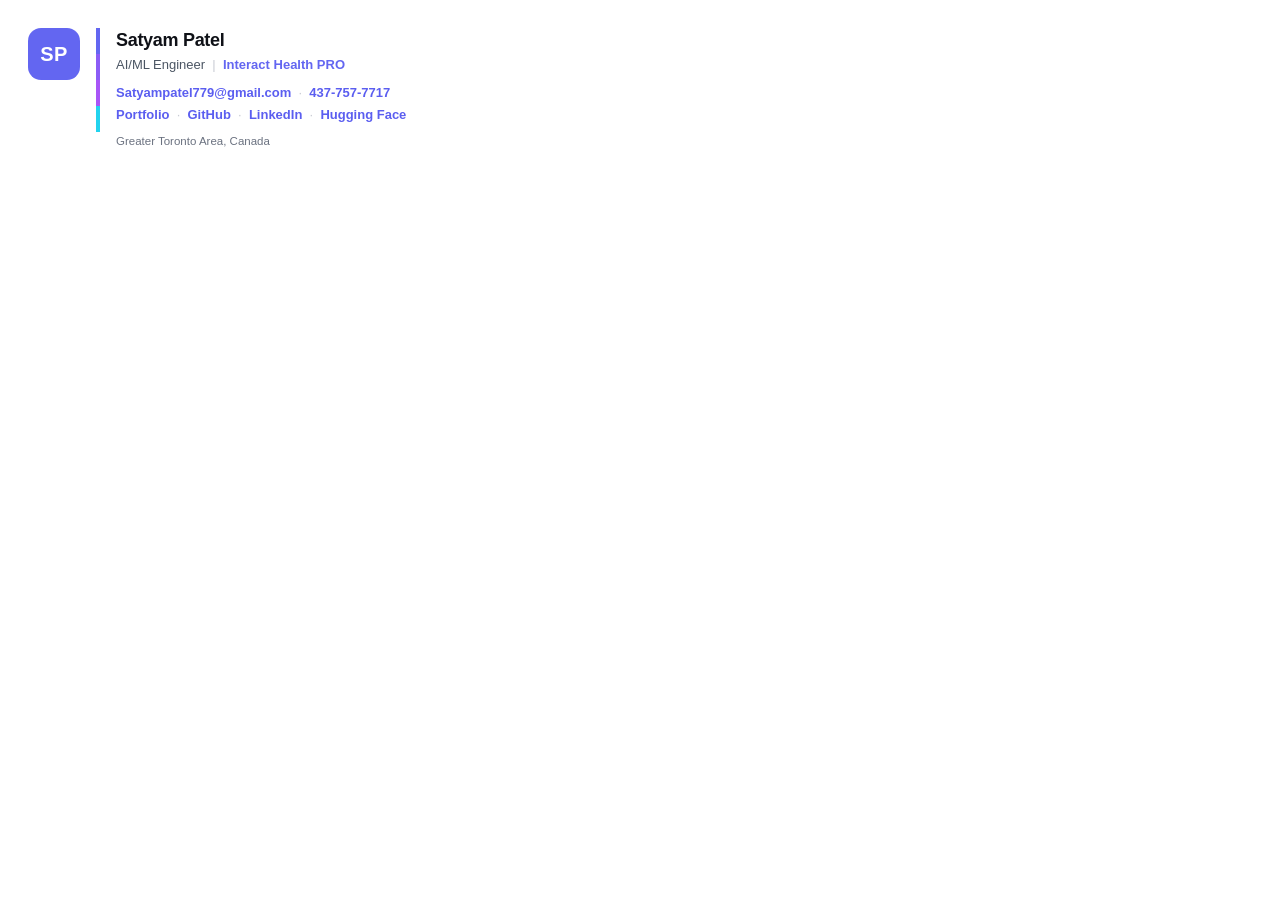
<file: email-signature/raw/monogram.html>
<!DOCTYPE html>
<html lang="en">
<head>
<meta charset="utf-8" />
<meta name="robots" content="noindex, nofollow" />
<title>Satyam Patel — Monogram signature</title>
</head>
<!--
  MONOGRAM SIGNATURE — standalone fallback copy.

  An SP tile built from a coloured table cell — no image to be blocked. Rounded in Gmail and Apple Mail, square in Outlook, sharp in both.

  HOW TO USE
    1. Open this file in a browser.
    2. Ctrl+A then Ctrl+C. This page holds nothing but the signature,
       so select-all copies exactly what you want and nothing else.
    3. Paste into your mail client's signature editor.

  Prefer ../index.html — it has one-click copy, layout switching and toggles.
  This file is generated from that builder; edit the builder, not this.
-->
<body style="margin:0;padding:28px;background:#ffffff;">
<table cellpadding="0" cellspacing="0" border="0" role="presentation" style="border-collapse:collapse;border-spacing:0;font-family:-apple-system,'Segoe UI',Roboto,'Helvetica Neue',Arial,sans-serif;"><tr><td width="52" valign="top" style="width:52px;padding:0;"><table cellpadding="0" cellspacing="0" border="0" role="presentation" style="border-collapse:collapse;border-spacing:0;"><tr><td width="52" height="52" align="center" valign="middle" bgcolor="#6366f1" style="width:52px;height:52px;background-color:#6366f1;border-radius:13px;font-family:-apple-system,'Segoe UI',Roboto,'Helvetica Neue',Arial,sans-serif;font-size:20px;line-height:52px;font-weight:700;letter-spacing:.5px;color:#ffffff;mso-line-height-rule:exactly;">SP</td></tr></table></td><td width="16" style="width:16px;font-size:0;line-height:0;">&nbsp;</td><td width="1" valign="top" style="width:1px;padding:0;"><table cellpadding="0" cellspacing="0" border="0" role="presentation" style="border-collapse:collapse;border-spacing:0;width:4px;"><tr><td width="4" height="26" style="width:4px;height:26px;background-color:#6366f1;font-size:0;line-height:0;mso-line-height-rule:exactly;">&nbsp;</td></tr><tr><td width="4" height="26" style="width:4px;height:26px;background-color:#8b5cf6;font-size:0;line-height:0;mso-line-height-rule:exactly;">&nbsp;</td></tr><tr><td width="4" height="26" style="width:4px;height:26px;background-color:#a855f7;font-size:0;line-height:0;mso-line-height-rule:exactly;">&nbsp;</td></tr><tr><td width="4" height="26" style="width:4px;height:26px;background-color:#22d3ee;font-size:0;line-height:0;mso-line-height-rule:exactly;">&nbsp;</td></tr></table></td><td width="16" style="width:16px;font-size:0;line-height:0;">&nbsp;</td><td valign="top" style="padding:0;"><div style="font-family:-apple-system,'Segoe UI',Roboto,'Helvetica Neue',Arial,sans-serif;font-size:18px;line-height:24px;font-weight:700;letter-spacing:-0.3px;color:#0f1117;mso-line-height-rule:exactly;">Satyam Patel</div><div style="font-family:-apple-system,'Segoe UI',Roboto,'Helvetica Neue',Arial,sans-serif;font-size:13px;line-height:19px;color:#4b5563;padding-top:3px;mso-line-height-rule:exactly;">AI/ML Engineer<span style="color:#c8cbd3;">&nbsp;&nbsp;|&nbsp;&nbsp;</span><span style="color:#6366f1;font-weight:600;">Interact Health PRO</span></div><div style="font-size:0;line-height:0;height:9px;mso-line-height-rule:exactly;">&nbsp;</div><div style="font-family:-apple-system,'Segoe UI',Roboto,'Helvetica Neue',Arial,sans-serif;font-size:13px;line-height:20px;mso-line-height-rule:exactly;"><a href="mailto:Satyampatel779@gmail.com" style="color:#5b5ef0;text-decoration:none;font-weight:600;">Satyampatel779@gmail.com</a><span style="color:#c8cbd3;">&nbsp;&nbsp;·&nbsp;&nbsp;</span><a href="tel:+14377577717" style="color:#5b5ef0;text-decoration:none;font-weight:600;">437-757-7717</a></div><div style="font-family:-apple-system,'Segoe UI',Roboto,'Helvetica Neue',Arial,sans-serif;font-size:13px;line-height:20px;padding-top:2px;mso-line-height-rule:exactly;"><a href="https://satyampatel779.github.io/PortFolio/" target="_blank" rel="noopener" style="color:#5b5ef0;text-decoration:none;font-weight:600;">Portfolio</a><span style="color:#c8cbd3;">&nbsp;&nbsp;·&nbsp;&nbsp;</span><a href="https://github.com/Satyampatel779/" target="_blank" rel="noopener" style="color:#5b5ef0;text-decoration:none;font-weight:600;">GitHub</a><span style="color:#c8cbd3;">&nbsp;&nbsp;·&nbsp;&nbsp;</span><a href="https://www.linkedin.com/in/satyampatel779/" target="_blank" rel="noopener" style="color:#5b5ef0;text-decoration:none;font-weight:600;">LinkedIn</a><span style="color:#c8cbd3;">&nbsp;&nbsp;·&nbsp;&nbsp;</span><a href="https://huggingface.co/Satyamp777" target="_blank" rel="noopener" style="color:#5b5ef0;text-decoration:none;font-weight:600;">Hugging&nbsp;Face</a></div><div style="font-size:0;line-height:0;height:8px;mso-line-height-rule:exactly;">&nbsp;</div><div style="font-family:-apple-system,'Segoe UI',Roboto,'Helvetica Neue',Arial,sans-serif;font-size:11.5px;line-height:17px;color:#6b7280;mso-line-height-rule:exactly;">Greater Toronto Area, Canada</div></td></tr></table>
</body>
</html>
</file>
